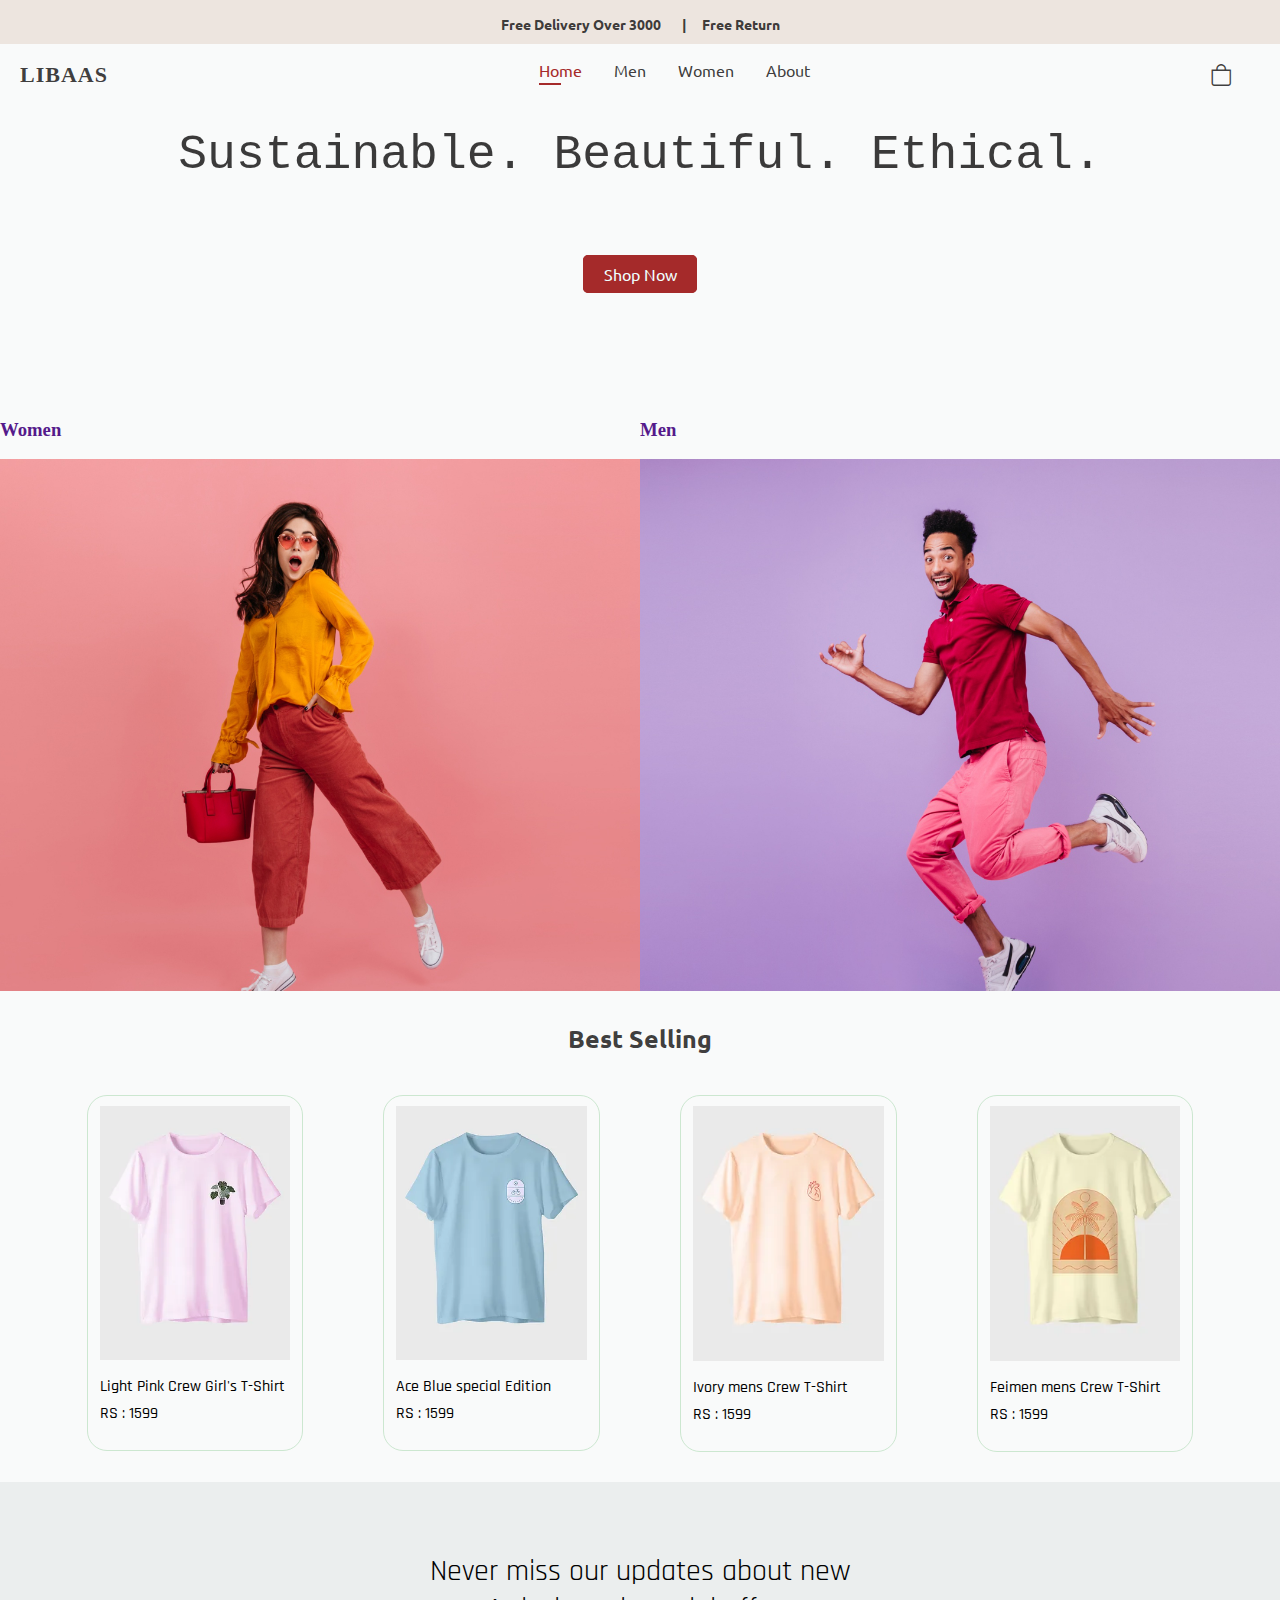
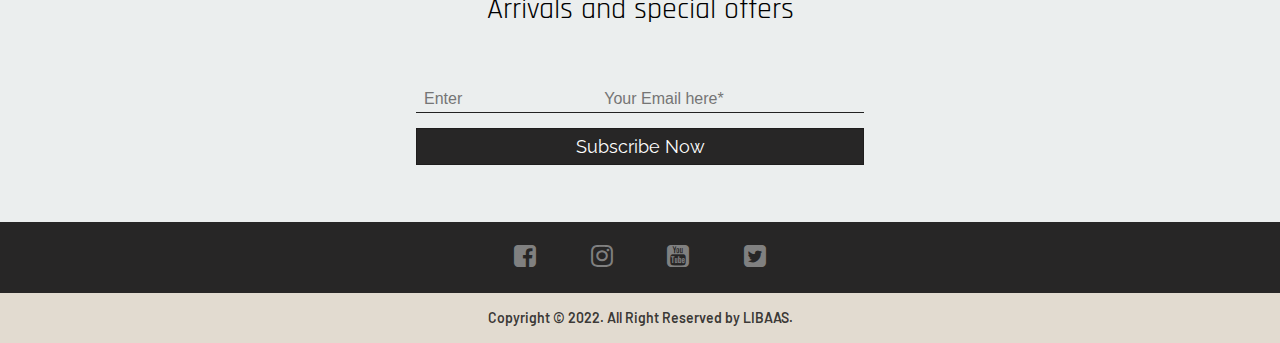
<file: index.html>
<!DOCTYPE html>
<html lang="en">
    <head>
        <meta charset="UTF-8">
        <meta http-equiv="X-UA-Compatible" content="IE=edge">
        <meta name="viewport" content="width=device-width, initial-scale=1.0">
        <link rel="stylesheet" href="/style/style.css">
        <link rel="preconnect" href="https://fonts.googleapis.com">
        <link rel="preconnect" href="https://fonts.gstatic.com" crossorigin>
        <link
            href="https://fonts.googleapis.com/css2?family=Rajdhani:wght@300;400;500&family=Ubuntu:ital,wght@0,300;0,400;1,300&display=swap"
            rel="stylesheet">

        <link rel="preconnect" href="https://fonts.googleapis.com">
        <link rel="preconnect" href="https://fonts.gstatic.com" crossorigin>
        <link
            href="https://fonts.googleapis.com/css2?family=Rajdhani:wght@300;400;500;600;700&display=swap"
            rel="stylesheet">
        <link rel="preconnect" href="https://fonts.googleapis.com">
        <link rel="preconnect" href="https://fonts.googleapis.com">
        <link rel="preconnect" href="https://fonts.gstatic.com" crossorigin>
        <link
            href="https://fonts.googleapis.com/css2?family=Raleway:wght@100;200;300;400&display=swap"
            rel="stylesheet">
        <link rel="preconnect" href="https://fonts.googleapis.com">
        <link rel="preconnect" href="https://fonts.gstatic.com" crossorigin>
        <link
            href="https://fonts.googleapis.com/css2?family=Barlow:wght@100;200&display=swap"
            rel="stylesheet">


        <title>Libaas </title>


        <link rel="stylesheet"
            href="https://stackpath.bootstrapcdn.com/font-awesome/4.7.0/css/font-awesome.min.css">
        <link rel="stylesheet"
            href="https://cdnjs.cloudflare.com/ajax/libs/font-awesome/4.7.0/css/font-awesome.min.css">
        <link rel="stylesheet"
            href="https://cdn.jsdelivr.net/npm/bootstrap-icons@1.7.2/font/bootstrap-icons.css">
    </head>
    <body>

        <!-- Header Section -->

        <header>

            <section id="header">
                <section id="top-msg">
                    <h3>
                        Free Delivery Over 3000 &nbsp; &nbsp; &nbsp; | &nbsp;
                        &nbsp; <a href="return_policy.html">Free Return</a>
                    </h3>
                </section>
                <section id="navbar">

                    <a id="logo" href="" onclick="window.location.reload(true)"
                        style="letter-spacing:1px ;"> LIBAAS </a>
                    <nav id="nav-menu">
                        <ul>
                            <li class="nav-items"><a class="home1"
                                    href="index.html">Home</a></li>
                            <li class="nav-items"><a href="men.html">Men</a></li>
                            <li class="nav-items"><a href="woman.html">Women</a></li>
                            <li class="nav-items"><a href="about.html">About</a></li>
                            <li class="nav-items" id="Nav-cart"><a href="#"><i
                                        class='bi bi-bag icon-large'></i></a></li>
                        </ul>
                    </nav>

                </section>

            </section>
        </header>

        <!-- Mid Mag Section -->

        <section id="mid-msg">

            <article class="msg">
                <h1>Sustainable. Beautiful. Ethical.</h1>
            </article>

        </section>




        <section class="button">
            <div class="btn">

                <a href="">Shop Now</a>

            </div>
        </section>


        <!-- Product Category Section -->


        <section id="Category">
            <div class="image">


                <a href="">
                    <div class="category-name">

                        <h3>
                            Women
                        </h3>

                    </div>
                    <div class="image-sec">

                        <div class="img">

                            <img src="image/woman-main.jpg" alt="retry"
                                style="width:100% ; height: 100%;">

                        </div>
                        <div class="image-heading">
                            <p class="women-heading">Women</p>
                        </div>
                    </div>
                </a>

            </div>
            <div class="image">


                <a href="">
                    <div class="category-name">
                        <h3>
                            Men
                        </h3>
                    </div>
                    <div class="image-sec">

                        <div class="img">

                            <img src="image/man-main.jpg" alt="retry"
                                style="width:100%; height:100% ;">
                        </div>

                        <div class="image-heading">
                            <p class="men-heading">Men</p>
                        </div>
                    </div>
                </a>

            </div>

        </section>

        <!-- Product Sale Section -->

        <section id="Product-Best-Sale-Section">
            <h2>Best Selling</h2>
            <div class="product-container">

                <div class="product-card">
                    <a href=""> <img src="image/b1.webp" alt=""
                            class="product-img">
                    </a>


                    <p class="product-detail">Light Pink Crew Girl's T-Shirt</p>
                    <p class="product-price">RS :&nbsp;1599</p>

                </div>

                <div class="product-card">
                    <a href=""> <img src="image/a7.webp" alt=""
                            class="product-img">
                    </a>
                    <p class="product-detail">Ace Blue special Edition</p>
                    <p class="product-price">RS :&nbsp;1599</p>
                </div>

                <div class="product-card">
                    <a href=""> <img src="image/a3.webp" alt=""
                            class="product-img">
                    </a>
                    <p class="product-detail">Ivory mens Crew T-Shirt</p>
                    <p class="product-price">RS :&nbsp;1599</p>
                </div>

                <div class="product-card">
                    <a href=""> <img src="image/a4.webp" alt=""
                            class="product-img">
                    </a>
                    <p class="product-detail">Feimen mens Crew T-Shirt</p>
                    <p class="product-price">RS :&nbsp;1599</p>
                    <p id="Muneeb"></p>
                </div>
            </div>
        </section>



        <!-- Footer Section -->



        <footer>

            <section id="footer-top">

                <section id="footer-top1">
                    <div class="msg">
                        <p class="p1">Never miss our updates about new </p>
                        <p class="p2">Arrivals and special offers</p>
                    </div>
                    <div class="form">
                        <form action="">
                            <input type="email" class="email" placeholder="Enter
                                Your Email here* ">
                            <br>
                            <input type="button" value="Subscribe Now"
                                class="button">
                        </form>
                    </div>
                </section>





            </section>

            <section id="footer-mid">
                <div class="footer-items">

                    <a href="https://www.facebook.com/" target="_blank"><i
                            class="fa fa-facebook-square"></i></a>
                    <a href="https://www.instagram.com/" target="_blank"><i
                            class="fa fa-instagram"></i></a>
                    <a href="https://www.youtube.com/" target="_blank"><i
                            class="fa fa-youtube-square"></i></a>
                    <a href="https://twitter.com/" target="_blank"><i class="fa
                            fa-twitter-square"></i></a>

                </div>
            </section>


            <section id="footer-end">
                <div class="footer-web-develop">
                    <p>Copyright &copy 2022. All Right Reserved by LIBAAS.</p>
                </div>
            </section>

        </footer>

        <script>
            
       

        </script>



    </body>
</html>
</file>
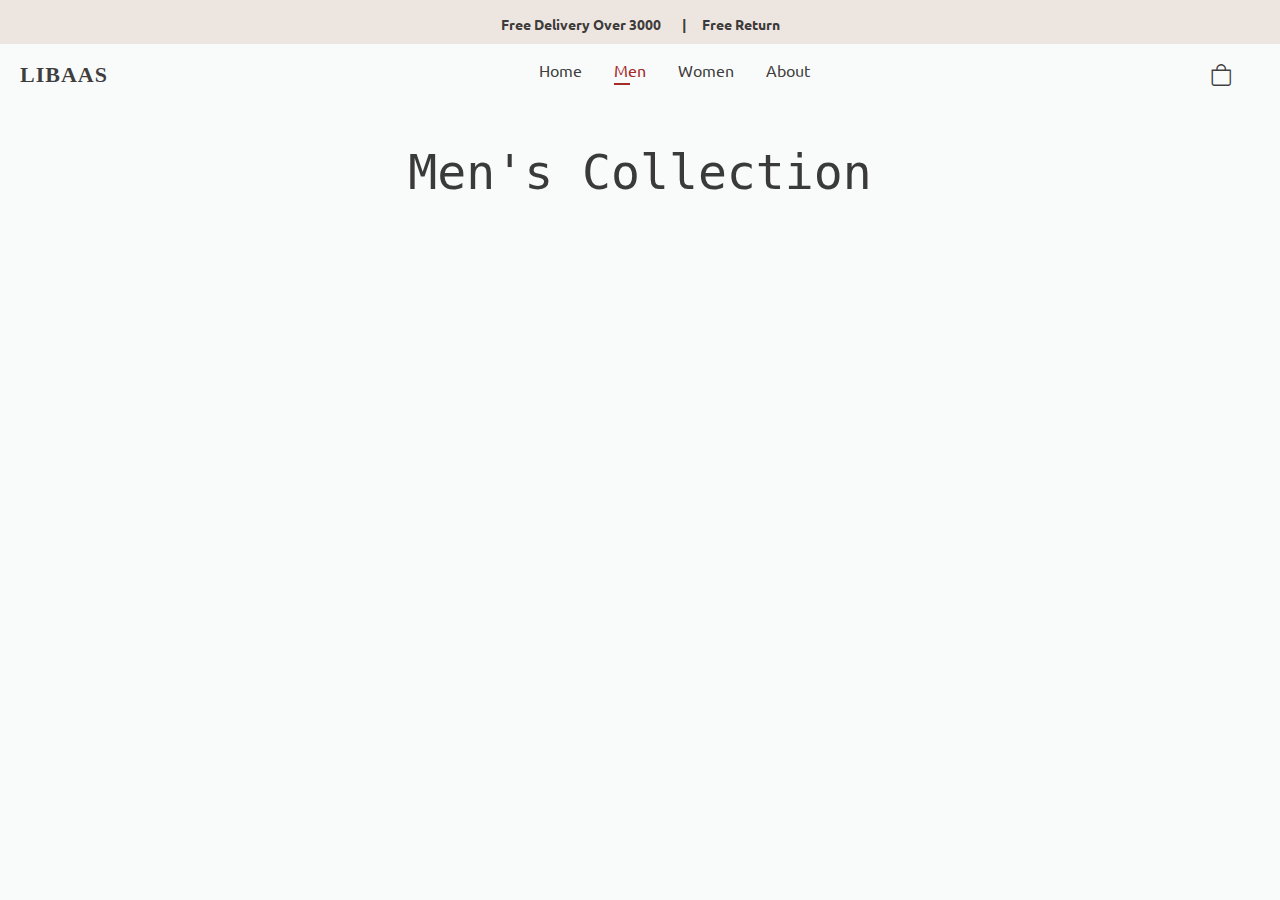
<file: men.html>
<!DOCTYPE html>
<html lang="en">
<head>
    <meta charset="UTF-8">
    <meta http-equiv="X-UA-Compatible" content="IE=edge">
    <meta name="viewport" content="width=device-width, initial-scale=1.0">
   
    <link rel="preconnect" href="https://fonts.googleapis.com">
    <link rel="preconnect" href="https://fonts.gstatic.com" crossorigin>
    <link href="https://fonts.googleapis.com/css2?family=Rajdhani:wght@300;400;500&family=Ubuntu:ital,wght@0,300;0,400;1,300&display=swap" rel="stylesheet">
    
    <link rel="preconnect" href="https://fonts.googleapis.com">
    <link rel="preconnect" href="https://fonts.gstatic.com" crossorigin>
    <link href="https://fonts.googleapis.com/css2?family=Rajdhani:wght@300;400;500;600;700&display=swap" rel="stylesheet">
    <link rel="preconnect" href="https://fonts.googleapis.com">
    <link rel="preconnect" href="https://fonts.googleapis.com">
    <link rel="preconnect" href="https://fonts.gstatic.com" crossorigin>
    <link href="https://fonts.googleapis.com/css2?family=Raleway:wght@100;200;300;400&display=swap" rel="stylesheet">
    <link rel="preconnect" href="https://fonts.googleapis.com">
    <link rel="preconnect" href="https://fonts.gstatic.com" crossorigin>
    <link href="https://fonts.googleapis.com/css2?family=Barlow:wght@100;200&display=swap" rel="stylesheet">

    <link rel="stylesheet" href="https://stackpath.bootstrapcdn.com/font-awesome/4.7.0/css/font-awesome.min.css">
    <link rel="stylesheet" href="https://cdnjs.cloudflare.com/ajax/libs/font-awesome/4.7.0/css/font-awesome.min.css">
    <link rel="stylesheet" href="https://cdn.jsdelivr.net/npm/bootstrap-icons@1.7.2/font/bootstrap-icons.css">    
    <title>Libaas </title>
    <link rel="stylesheet" href="/style/men-category.css">
    <meta  http-equiv="refresh" content="90">
</head>
<body>
    <header>   

        <section id="header">

            <section id="top-msg">
                <h3>
                    Free Delivery Over 3000 &nbsp; &nbsp; &nbsp; | &nbsp; &nbsp; <a href="return_policy.html">Free Return</a>
                </h3>
            </section>
            <section id="navbar">
                
                <a id="logo" href="" onclick="window.location.reload(true)" style="letter-spacing:1px ;"> LIBAAS </a>
                <nav id="nav-menu">
                    <ul>
                        <li class="nav-items" ><a class="home1" href="index.html">Home</a></li>
                        <li class="nav-items"><a class="men-navbar" href="men.html">Men</a></li>
                        <li class="nav-items"><a href="woman.html">Women</a></li>
                        <li class="nav-items"><a href="about.html">About</a></li>
                        <li class="nav-items" id="Nav-cart"><a href="#"><i class='bi bi-bag icon-large' ></i></a></li>
                        
                    </ul>
                </nav>
               
            </section>
    
        </section>
        
        </header>   

        <!-- Mid Mag Section -->

        <section id="mid-msg">

            <article class="msg">
                <h1>Men's Collection </h1>
                <h2></h2>
            </article>
            
        </section>
</body>
</html>
</file>
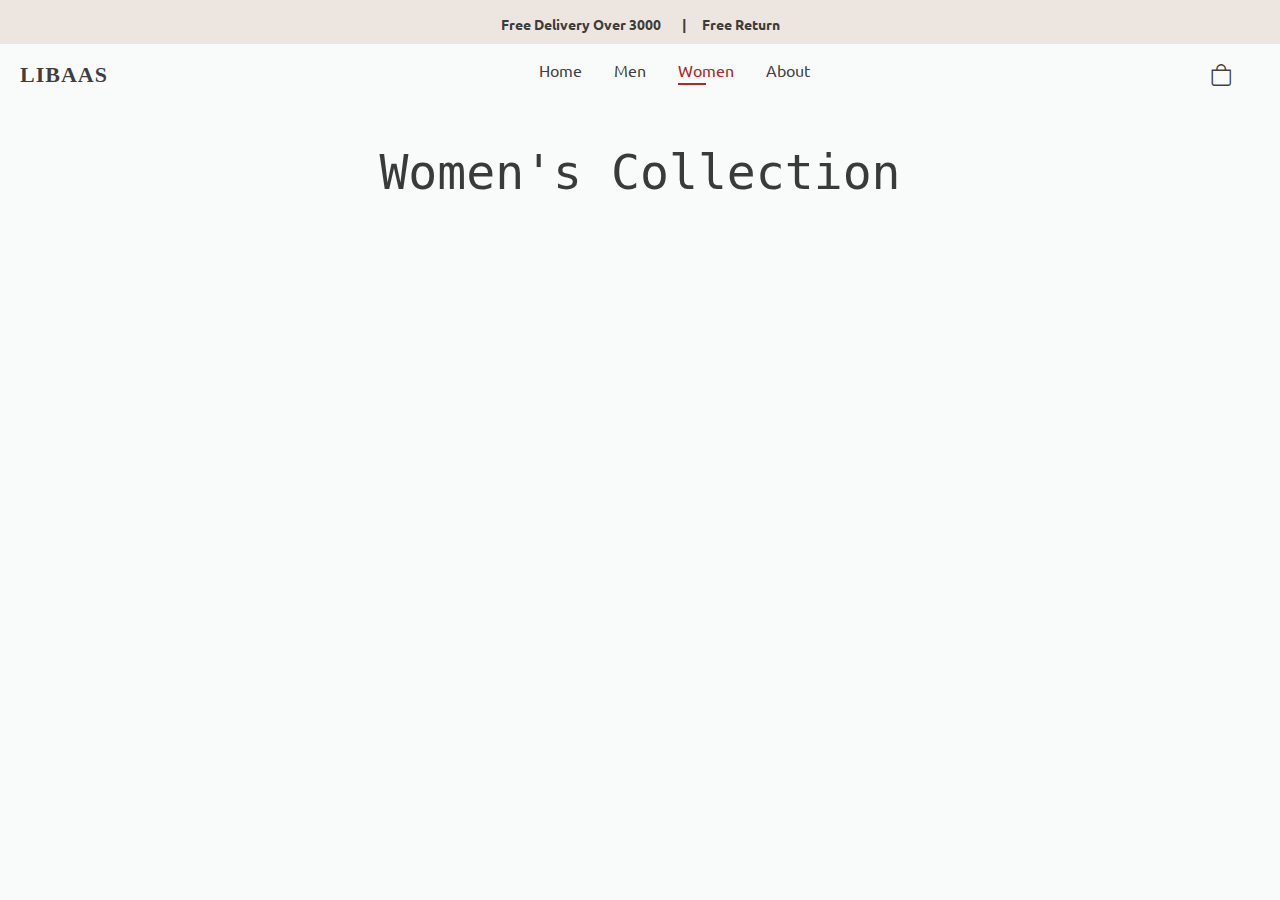
<file: woman.html>
<!DOCTYPE html>
<html lang="en">
<head>
    <meta charset="UTF-8">
    <meta http-equiv="X-UA-Compatible" content="IE=edge">
    <meta name="viewport" content="width=device-width, initial-scale=1.0">
   
    <link rel="preconnect" href="https://fonts.googleapis.com">
    <link rel="preconnect" href="https://fonts.gstatic.com" crossorigin>
    <link href="https://fonts.googleapis.com/css2?family=Rajdhani:wght@300;400;500&family=Ubuntu:ital,wght@0,300;0,400;1,300&display=swap" rel="stylesheet">
    
    <link rel="preconnect" href="https://fonts.googleapis.com">
    <link rel="preconnect" href="https://fonts.gstatic.com" crossorigin>
    <link href="https://fonts.googleapis.com/css2?family=Rajdhani:wght@300;400;500;600;700&display=swap" rel="stylesheet">
    <link rel="preconnect" href="https://fonts.googleapis.com">
    <link rel="preconnect" href="https://fonts.googleapis.com">
    <link rel="preconnect" href="https://fonts.gstatic.com" crossorigin>
    <link href="https://fonts.googleapis.com/css2?family=Raleway:wght@100;200;300;400&display=swap" rel="stylesheet">
    <link rel="preconnect" href="https://fonts.googleapis.com">
    <link rel="preconnect" href="https://fonts.gstatic.com" crossorigin>
    <link href="https://fonts.googleapis.com/css2?family=Barlow:wght@100;200&display=swap" rel="stylesheet">

    <link rel="stylesheet" href="https://stackpath.bootstrapcdn.com/font-awesome/4.7.0/css/font-awesome.min.css">
    <link rel="stylesheet" href="https://cdnjs.cloudflare.com/ajax/libs/font-awesome/4.7.0/css/font-awesome.min.css">
    <link rel="stylesheet" href="https://cdn.jsdelivr.net/npm/bootstrap-icons@1.7.2/font/bootstrap-icons.css">    
    <title>Libaas </title>
    <link rel="stylesheet" href="/style/woman-category.css">
    <meta  http-equiv="refresh" content="90">
</head>
<body>
    <header>   

        <section id="header">

            <section id="top-msg">
                <h3>
                    Free Delivery Over 3000 &nbsp; &nbsp; &nbsp; | &nbsp; &nbsp; <a href="return_policy.html">Free Return</a>
                </h3>
            </section>
            <section id="navbar">
                
                <a id="logo" href="" onclick="window.location.reload(true)" style="letter-spacing:1px ;"> LIBAAS </a>
                <nav id="nav-menu">
                    <ul>
                        <li class="nav-items" ><a class="home1" href="index.html">Home</a></li>
                        <li class="nav-items"><a class="men-navbar" href="men.html">Men</a></li>
                        <li class="nav-items"><a class="women-navbar" href="#">Women</a></li>
                        <li class="nav-items"><a href="about.html">About</a></li>
                        <li class="nav-items" id="Nav-cart"><a href="#"><i class='bi bi-bag icon-large' ></i></a></li>
                        
                    </ul>
                </nav>
               
            </section>
    
        </section>
        
        </header>   
                          
                            <!-- Mid Mag Section -->

        <section id="mid-msg">

            <article class="msg">
                <h1>Women's Collection</h1>
                <h2></h2>
            </article>
            
        </section>
</body>
</html>
</file>
<file: style/style.css>
*{
    box-sizing: border-box;
    
}

body{
    margin: 0;
    padding: 0;
    background-color: #f9fafa;
    color: black;
    
}
::-webkit-scrollbar{
    width: 8px;
    height: 10px;
    /* width: ; */
}
::-webkit-scrollbar-thumb {
    background: #888; 
  }
::-webkit-scrollbar-track{
    background-color: #f9fafa;
}

                                             /* header message */


 #header{
    position:fixed;
    /* background:fixed; */
    z-index: 1;
    width: 100%;
 }
#top-msg{
    position: fixed;
    display: inline;
    width: 100%;
    top: 0;

    text-align: center;
    border: 1px solid transparent;
    align-items: center;
    background: rgb(237 229 223);
    z-index: 1;
} 
#top-msg h3{
    
    
    color: rgb(30, 29, 29,87%);
    font-size: 14px;
    font-weight: 600;
    /* font-family: 'Rajdhani', sans-serif; */
    font-family: 'Ubuntu', sans-serif;
}
#top-msg h3 a{
    text-decoration: none;
    color: rgb(30, 29, 29 ,87%) ;
    width: 100%;
}


                                            /* nav bar */


#navbar{
    display: flex;
    align-items: center;
    margin-top: 44px;
    background-color: #f9fafa;
    justify-content: center;
    position: fixed;
    width: 100%;
    z-index: 1;
}
#navbar #logo{

    /* margin-left: 14px; */
    text-decoration: none;
    font-weight: 900;
    color: rgb(30, 29, 29,87%) ;
    font-size: 22px;
    padding-left: 20px;
}
#navbar nav{

    display: flex;
    flex-direction: column;
    height: 100%;
    width: 100%;
    text-align: center;
}
#navbar #nav-menu ul{
    
    list-style-type: none;
    display: inline-block;
}

#navbar #nav-menu ul li{
    display: inline-block;
    margin-right: 28px;
    position: relative;
}
#navbar #nav-menu ul li a{
    text-decoration: none;
    color: rgb(30, 29, 29,87%) ;
    font-weight: 400;
    font-family: 'Ubuntu', sans-serif;
    transition: 0.3s ease;
}
 
 
#Nav-cart {

   float: right;
   right: 20px;
   font-size: 22px;
    
}

#navbar #nav-menu ul li a:hover ,
#navbar #nav-menu ul li .home1{  
    color: brown;
}

#navbar #nav-menu ul li .home1::after , 
#navbar #nav-menu ul li a:hover::after 
{

    content: "";
    height: 2px;
    width: 50%;
    background:brown;
    position: absolute;
    bottom: -4px;
    left: 0px;
    
}


#navbar #nav-menu #Nav-cart:hover{
    color: brown;

}


                                            /* Section Mid -msg*/


#mid-msg{
    top: 6em;
    position: absolute;
    width: 100%;
    text-align: center;
}
#mid-msg article{
    
    text-align: center;
    position: relative;
    
    width: 100%;
    
}
#mid-msg article h1{
    font-size: 3.7em;
    font-family: monospace;
    text-align: center;
    font-weight: 400;
    color: rgb(30, 29, 29,87%);
    align-items: center;
    width: 100%;
}
                                                  /* Top Button */

 
.button .btn{

    position: absolute;
    top: 16.5em;
     
    align-items: center;
    text-align: center;
    width: 100%;
}
.button .btn a{
    color: azure;
    text-decoration: none;
    text-align: center;
    padding-left: 1.2em;
    padding-right: 1.2em;
    padding-top: 0.5em;
    padding-bottom: 0.5em;
    border: 1px solid brown;
    border-radius: 5px;
    background-color: brown;
    font-family: 'Ubuntu', sans-serif;
}
.button .btn a:hover 
{
    color: rgb(253, 253, 253);
    background-color:#114511;
    border: 1px solid #114511;
    font-family: 'Ubuntu', sans-serif;
     
}
    

                                            /* Category */


#Category{
    top: 25em;
    display: flex;
    position: relative;
    overflow: hidden;
}

#Category .image{
    width: 50%;
    float: left;
    overflow: hidden;
    position: relative;
     
}
#Category .image a{
    overflow: hidden;
    text-decoration: none;
    position: relative;
    
    
}
#Category .image a .img{

    overflow: hidden;
    width: 100%;
    height: 100%;

}
.image a .img img{
    transform:scale(1);
    transition: 1.1s ease;
     height: 100%;
     object-fit: cover;
     display: block;
     overflow: hidden;
}
.image a .image-sec:hover img{
    transform: scale(1.1);
}

                            /* heading over image  */


#Category .image a  .image-heading {
        
       display: grid;
       width: 100%;
       height: 100%;
       color: white;
        
        
       font-size: 32px;
       font-family: 'Rajdhani', sans-serif ;
       font-weight: 900;
       text-transform: capitalize;
       position: relative;
       bottom: 423px;
        
       transition: 0.5;
       transition: opacity .2s, visibility .2s;
       opacity: 0;
       visibility: hidden;
       justify-content: center;
       align-items: center;
       width: 100%;
       background-color: rgba(0, 0, 0, 0.5);
       align-content: center;
}
.image-heading .men-heading{
    left:1em;
    width: 100%;
}
.image-heading .women-heading{
    right: 4px;
    width: 100%;
}
#Category .image .image-sec:hover .image-heading{
    opacity: 1;
    visibility: visible;
}
.image-sec{
    overflow: hidden;
    height: 100%;
    width: 100%;
}


                                              /* Product-Best Selling Section */


#Product-Best-Sale-Section{
    position: relative;
    overflow: hidden;
    top: 410px;
    
}                                              
#Product-Best-Sale-Section h2{
    text-align: center;
    width: 100%;
    font-family: 'Ubuntu', sans-serif;
    font-size: 25px;
    font-weight: 800;
    color:rgb(30, 29, 29,87%) ;
    justify-content: center;
}
#Product-Best-Sale-Section .product-container{
    padding: 0 3%;
    display: flex;
    margin:40px 0;
    /* margin-left: 6%;
    margin-right: 6%; */
    align-items: center;
    justify-content: center;
    overflow: hidden;
    flex-wrap: wrap;
    width: 100%;
}

#Product-Best-Sale-Section .product-container .product-card{
 
    /* flex: 0 0 auto; */
    width: 18%;
    
    /* min-width: 150px; */
    margin: 0px 40px;
    cursor: pointer;
    overflow: hidden;
    border: 1px solid #cce7d0;
    border-radius: 20px;
    padding: 10px 12px;
     
    
}

#Product-Best-Sale-Section .product-container .product-card a{
    overflow: hidden;
    display: block;
}

#Product-Best-Sale-Section .product-container .product-card .product-img {
    position: relative;
    width: 100%;
    
    overflow: hidden;
    transform:scale(1);
    transition: 0.5s ease-in-out;
    object-fit: cover;
    display: block;
}

#Product-Best-Sale-Section .product-container .product-card:hover .product-img{

   
    transform: scale(1.2);
    

}

#Product-Best-Sale-Section .product-container .product-card p{

   font-family: 'Rajdhani';
   font-weight: 500;
    

}
.product-price{
   margin-top: -10px;
}

                                            /* Footer Section */




footer{
    position:relative;
    top: 25em;
    
}


                                            /*Footer top section  */
                                   

footer #footer-top .msg{
    text-align: center;
    
    height: auto;
    padding-top: 70px;
    margin-bottom: 20px;
}
footer .msg p{
    font-size: 30px;
    font-weight: 400;
    color: black;
    font-family: 'Rajdhani'; 
    margin: 0%;

}
#footer-top{
    width: 100%;
    height: 340px;
    background: #ebeeee;
}

                                         /* Footer Form Section */

footer .form{

    text-align: center;
    top: 30px;
    position: relative;

}


footer form .email{

    width: 35%;
    padding-top: 12px;
    padding-bottom: 4px;
    font-size: 16px;
    border-style: none;
    border-left:none ;
    border-right:none ;
    border-bottom:1px solid rgb(34, 34, 34) ;
    color: black;
    padding-left: 8px;
    background-color: #ebeeee ;
    outline: none;
}

footer form .email:hover::placeholder {
    transform: translateY(-3px);
    transition: all 0.1s linear;
}
 
 
 
footer .button{
    margin-top: 15px;
    padding-top:7px ;
    padding-bottom: 7px;
    text-align: center;
    width: 35%;
    font-size: 18px;
    font-weight: 400;
    font-family: 'Raleway', sans-serif;
    background-color: rgb(30, 29, 29,96%);
    color: white;
    border:1px solid rgb(30, 29, 29,96%) ;
    white-space: nowrap;
    transition: 1.5 ease-out 0s;
}
footer .button:hover{
    background-color: white;
    color: rgb(30, 29, 29,87%);
   
    transition: 0.5s ease-in-out;
}
 

                                                   /* footer mid Section */

footer #footer-mid{
    text-align: center;
    position: relative;
     width: 100%;
    justify-content: center;
    padding-top: 10px;
    padding-bottom: 10px;
    background-color: rgb(30, 29, 29,96%);
}
#footer-mid .footer-items{
    width:100%;
    margin-top:1%;
    margin-bottom: 1%;
    color:gray;
    font-size:0.8em;
}

#footer-mid .footer-items a{
    text-decoration:none;
    color:gray;
    transition:0.5s;
}
#footer-mid .footer-items a:hover{
    color: #fff;
    
}
#footer-mid .footer-items a i{
    font-size:2em;
    margin-left: 2%;
    margin-right: 2%;
}


                                        /* Footer End Section */

                                        
#footer-end{
text-align: center;
justify-content: center;
padding: 0.2% 0%;
width: 100%;
background-color: rgb(226,219,208);
}
#footer-end .footer-web-develop{
color: rgb(30, 29, 29,87%);
font-size: 14px;
font-family: 'Barlow', sans-serif;
font-weight: 600;
}
</file>
<file: style/men-category.css>
*{
    box-sizing: border-box;
    
}

body{
    margin: 0;
    padding: 0;
    background-color: #f9fafa;
    color: black;
}


                                             /* header message */


 #header{
    position:fixed;
    background:fixed;
    z-index: 1;
    width: 100%;
 }
#top-msg{
    position: fixed;
    display: inline;
    width: 100%;
    top: 0;

    text-align: center;
    border: 1px solid transparent;
    align-items: center;
    background: rgb(237 229 223);
    z-index: 1;
} 
#top-msg h3{
    
    
    color: rgb(30, 29, 29,87%);
    font-size: 14px;
    font-weight: 600;
    /* font-family: 'Rajdhani', sans-serif; */
    font-family: 'Ubuntu', sans-serif;
}
#top-msg h3 a{
    text-decoration: none;
    color: rgb(30, 29, 29 ,87%) ;
    width: 100%;
}


                                            /* nav bar */


#navbar{
    display: flex;
    align-items: center;
    margin-top: 44px;
    background-color: #f9fafa;
    justify-content: center;
    position: fixed;
    width: 100%;
    z-index: 1;
}
#navbar #logo{

    /* margin-left: 14px; */
    text-decoration: none;
    font-weight: 900;
    color: rgb(30, 29, 29,87%) ;
    font-size: 22px;
    padding-left: 20px;
}
#navbar nav{

    display: flex;
    flex-direction: column;
    height: 100%;
    width: 100%;
    text-align: center;
}
#navbar #nav-menu ul{
    
    list-style-type: none;
    display: inline-block;
}

#navbar #nav-menu ul li{
    display: inline-block;
    margin-right: 28px;
    position: relative;
}
#navbar #nav-menu ul li a{
    text-decoration: none;
    color: rgb(30, 29, 29,87%) ;
    font-weight: 400;
    font-family: 'Ubuntu', sans-serif;
    transition: 0.3s ease;
}

#navbar #nav-last{
    text-align: right;
    /* margin-right: 35px; */
     margin-top: 14px;
     padding-right: 30px;
}
 
#Nav-cart {

    float: right;
    right: 20px;
    font-size: 22px;
     
 }

#navbar #nav-menu ul li a:hover ,
#navbar #nav-menu ul li .men-navbar{  
    color: brown;
}

#navbar #nav-menu ul li .men-navbar::after , 
#navbar #nav-menu ul li a:hover::after 
{

    content: "";
    height: 2px;
    width: 50%;
    background:brown;
    position: absolute;
    bottom: -4px;
    left: 0px;
}


#navbar #nav-menu #Nav-cart:hover{
    color: brown;
     
}


/* Mid Msg */

#mid-msg{
    top: 7em;
    position: absolute;
    width: 100%;
    text-align: center;
    justify-content: center;
}
#mid-msg article{
    
    text-align: center;
    position: relative;
    
    width: 100%;
    
}
#mid-msg article h1{
    font-size: 3.7em;
    font-family: monospace ;
    text-align: center;
    font-weight: 500;
    color: rgb(30, 29, 29,87%);
    align-items: center;
    width: 100%;
}
</file>
<file: style/woman-category.css>
*{
    box-sizing: border-box;
    
}

body{
    margin: 0;
    padding: 0;
    background-color: #f9fafa;
    color: black;
}


                                             /* header message */


 #header{
    position:fixed;
    background:fixed;
    z-index: 1;
    width: 100%;
 }
#top-msg{
    position: fixed;
    display: inline;
    width: 100%;
    top: 0;

    text-align: center;
    border: 1px solid transparent;
    align-items: center;
    background: rgb(237 229 223);
    z-index: 1;
} 
#top-msg h3{
    
    
    color: rgb(30, 29, 29,87%);
    font-size: 14px;
    font-weight: 600;
    /* font-family: 'Rajdhani', sans-serif; */
    font-family: 'Ubuntu', sans-serif;
}
#top-msg h3 a{
    text-decoration: none;
    color: rgb(30, 29, 29 ,87%) ;
    width: 100%;
}


                                            /* nav bar */


#navbar{
    display: flex;
    align-items: center;
    margin-top: 44px;
    background-color: #f9fafa;
    justify-content: center;
    position: fixed;
    width: 100%;
    z-index: 1;
}
#navbar #logo{

    /* margin-left: 14px; */
    text-decoration: none;
    font-weight: 900;
    color: rgb(30, 29, 29,87%) ;
    font-size: 22px;
    padding-left: 20px;
}
#navbar nav{

    display: flex;
    flex-direction: column;
    height: 100%;
    width: 100%;
    text-align: center;
}
#navbar #nav-menu ul{
    
    list-style-type: none;
    display: inline-block;
}

#navbar #nav-menu ul li{
    display: inline-block;
    margin-right: 28px;
    position: relative;
}
#navbar #nav-menu ul li a{
    text-decoration: none;
    color: rgb(30, 29, 29,87%) ;
    font-weight: 400;
    font-family: 'Ubuntu', sans-serif;
    transition: 0.3s ease;
}

#navbar #nav-last{
    text-align: right;
    /* margin-right: 35px; */
     margin-top: 14px;
     padding-right: 30px;
}
 
#Nav-cart {

    float: right;
    right: 20px;
    font-size: 22px;
     
 }

#navbar #nav-menu ul li a:hover ,
#navbar #nav-menu ul li .women-navbar{  
    color: brown;
}

#navbar #nav-menu ul li .women-navbar::after , 
#navbar #nav-menu ul li a:hover::after 
{

    content: "";
    height: 2px;
    width: 50%;
    background:brown;
    position: absolute;
    bottom: -4px;
    left: 0px;
}


#navbar #nav-menu .nav-login:hover{
    color: brown;
    content: "";
    height: 2px;
    width: 50%;
    background:brown;
     position: absolute;
    bottom: -4px;
    left: 0px;
}
                                          /* Mid Msg */
#mid-msg{
    top: 7em;
    position: absolute;
    width: 100%;
    text-align: center;
    justify-content: center;
}
#mid-msg article{
    
    text-align: center;
    position: relative;
    
    width: 100%;
    
}
#mid-msg article h1{
    font-size: 3.7em;
    font-family: monospace ;
    text-align: center;
    font-weight: 500;
    color: rgb(30, 29, 29,87%);
    align-items: center;
    width: 100%;
}
</file>
